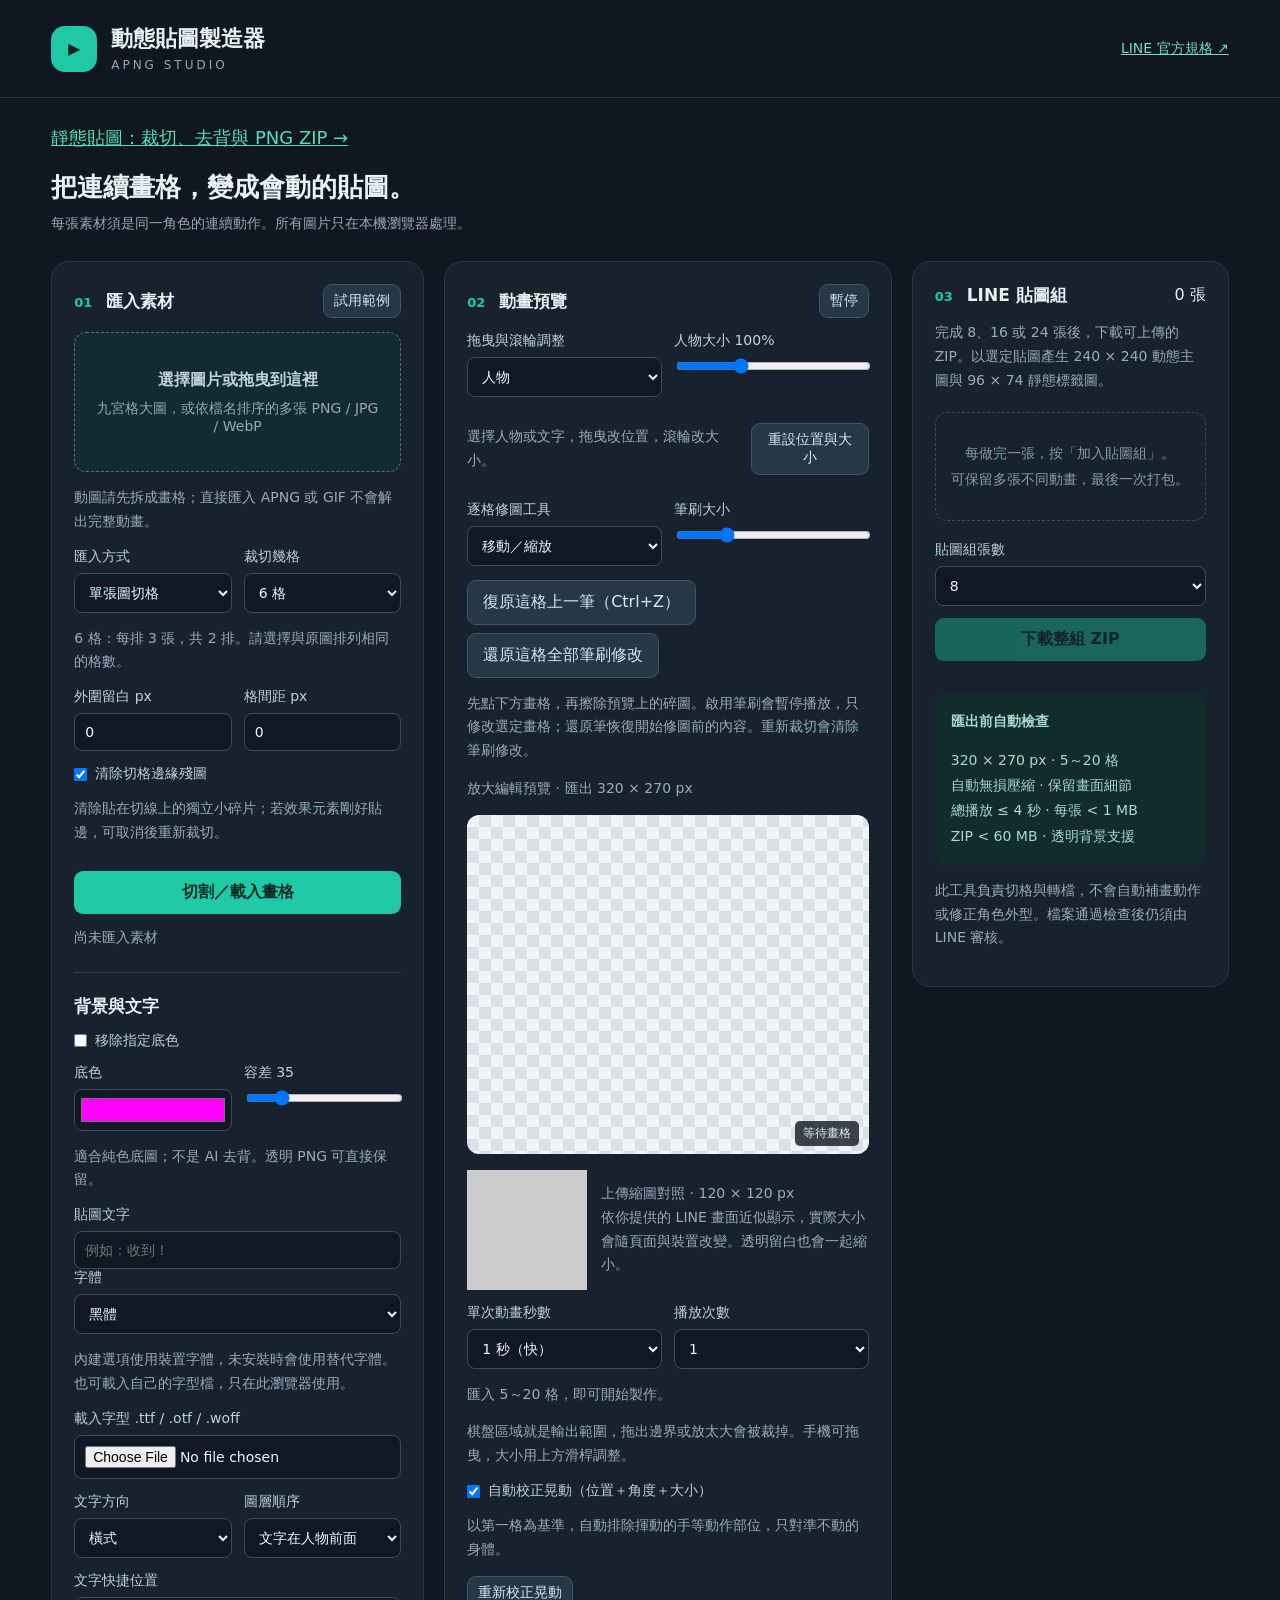
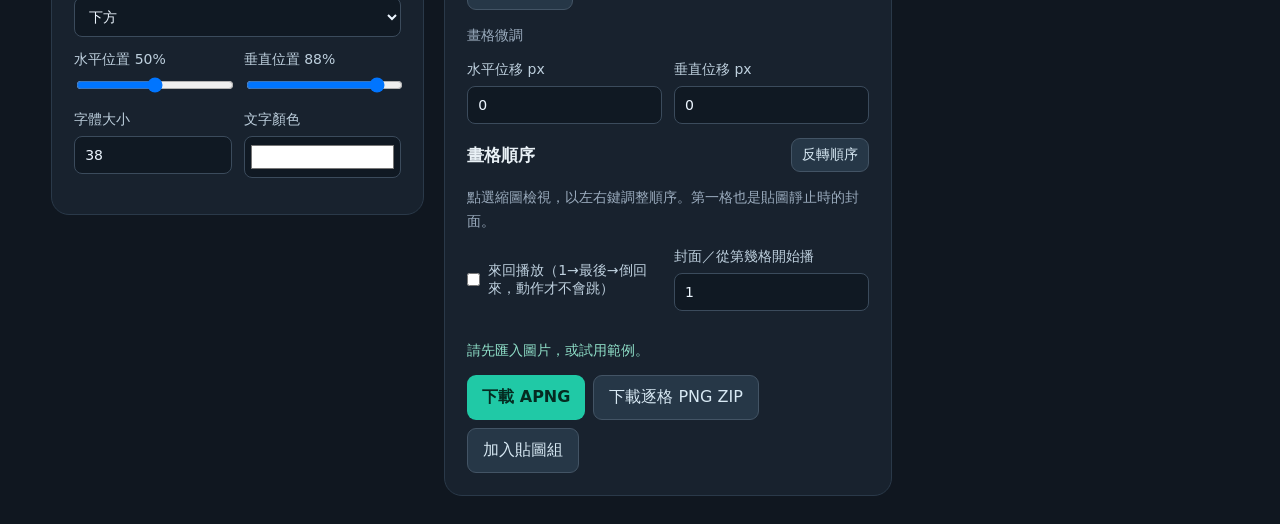
<file: index.html>
<!doctype html><html lang="zh-Hant"><head><meta charset="utf-8"><meta name="viewport" content="width=device-width, initial-scale=1"><title>動態貼圖製造器</title><meta name="description" content="切割九宮格、編輯連續畫格，匯出 LINE 動態貼圖 APNG 與整組 ZIP。"><link rel="icon" href="data:image/svg+xml,%3Csvg xmlns='http://www.w3.org/2000/svg' viewBox='0 0 32 32'%3E%3Crect width='32' height='32' rx='8' fill='%230b8871'/%3E%3Cpath d='M12 8L25 16L12 24Z' fill='white'/%3E%3C/svg%3E"><link rel="stylesheet" href="style.css"></head><body><header><div class="brand"><span class="logo">▶</span><div><h1>動態貼圖製造器</h1><span>APNG STUDIO</span></div></div><a href="https://creator.line.me/zh-hant/guideline/animationsticker/" target="_blank" rel="noopener">LINE 官方規格 ↗</a></header><main><nav class="nav" style="margin-bottom:20px"><a href="static.html" style="color:#54ddbe;font-size:18px">靜態貼圖：裁切、去背與 PNG ZIP →</a></nav><div class="top"><h2>把連續畫格，變成會動的貼圖。</h2><p>每張素材須是同一角色的連續動作。所有圖片只在本機瀏覽器處理。</p></div><div class="workspace"><section class="panel source"><div class="heading"><h3><b>01</b> 匯入素材</h3><button id="demo" class="small">試用範例</button></div><label class="drop" id="drop"><input id="files" type="file" accept="image/png,image/jpeg,image/webp" multiple><strong>選擇圖片或拖曳到這裡</strong><span>九宮格大圖，或依檔名排序的多張 PNG / JPG / WebP</span></label><p class="hint">動圖請先拆成畫格；直接匯入 APNG 或 GIF 不會解出完整動畫。</p><div class="row"><label>匯入方式<select id="mode"><option value="grid">單張圖切格</option><option value="frames">多張連續畫格</option></select></label><label>裁切幾格<select id="gridCount"><option value="4">4 格</option><option value="6" selected>6 格</option><option value="8">8 格</option><option value="9">9 格</option><option value="10">10 格</option><option value="12">12 格</option><option value="16">16 格</option><option value="20">20 格</option><option value="custom">自訂排列</option></select></label></div><p id="gridLayoutHint" class="hint">6 格：上排 3 張、下排 3 張。</p><div id="customGrid" class="row" hidden><label>每排幾張<input id="cols" type="number" value="3" min="1" max="20"></label><label>共有幾排<input id="rows" type="number" value="2" min="1" max="20"></label></div><div class="row"><label>外圍留白 px<input id="margin" type="number" value="0" min="0" max="500"></label><label>格間距 px<input id="gap" type="number" value="0" min="0" max="500"></label></div><label class="check"><input id="cleanEdges" type="checkbox" checked> 清除切格邊緣殘圖</label><p class="hint">清除貼在切線上的獨立小碎片；若效果元素剛好貼邊，可取消後重新裁切。</p><button id="slice" class="primary">切割／載入畫格</button><div id="sourceInfo" class="hint">尚未匯入素材</div><canvas id="sourceCanvas" width="300" height="180" hidden></canvas><div class="divider"></div><h3>背景與文字</h3><label class="check"><input id="key" type="checkbox"> 移除指定底色</label><div class="row"><label>底色<input id="keyColor" type="color" value="#ff00ff"></label><label>容差 <span id="tolValue">35</span><input id="tolerance" type="range" min="0" max="180" value="35"></label></div><p class="hint">適合純色底圖；不是 AI 去背。透明 PNG 可直接保留。</p><label>貼圖文字<input id="caption" maxlength="16" placeholder="例如：收到！"></label><label>字體<select id="fontFamily"><option value="system-ui, 'Microsoft JhengHei', sans-serif">黑體</option><option value="'PMingLiU', 'Noto Serif TC', serif">明體／宋體</option><option value="'DFKai-SB', 'BiauKai', 'KaiTi', serif">楷體（需裝置已安裝）</option></select></label><p class="hint">內建選項使用裝置字體，未安裝時會使用替代字體。也可載入自己的字型檔，只在此瀏覽器使用。</p><label>載入字型 .ttf / .otf / .woff<input id="fontFile" type="file" accept=".ttf,.otf,.woff,.woff2"></label><div class="row"><label>文字方向<select id="orientation"><option value="horizontal">橫式</option><option value="vertical">直式（由上到下）</option></select></label><label>圖層順序<select id="textLayer"><option value="front">文字在人物前面</option><option value="back">文字在人物後面</option></select></label></div><label>文字快捷位置<select id="textPreset"><option value="88">下方</option><option value="12">上方</option><option value="50">中央</option></select></label><div class="row"><label>水平位置 <span id="textXValue">50%</span><input id="textX" type="range" min="0" max="100" value="50"></label><label>垂直位置 <span id="textYValue">88%</span><input id="textY" type="range" min="0" max="100" value="88"></label></div><div class="row"><label>字體大小<input id="fontSize" type="number" min="16" max="100" value="38"></label><label>文字顏色<input id="textColor" type="color" value="#ffffff"></label></div></section><section class="panel editor"><div class="heading"><h3><b>02</b> 動畫預覽</h3><button id="play" class="small">暫停</button></div><div class="row"><label>拖曳與滾輪調整<select id="dragTarget"><option value="person">人物</option><option value="text">文字</option></select></label><label>人物大小 <span id="personScaleValue">100%</span><input id="personScale" type="range" min="30" max="250" value="100"></label></div><div class="heading"><p id="dragHint" class="hint">選擇人物或文字，拖曳改位置，滾輪改大小。</p><button id="resetLayout" class="small">重設位置與大小</button></div><div class="row"><label>逐格修圖工具<select id="frameBrush"><option value="off">移動／縮放</option><option value="erase">橡皮擦</option><option value="restore">還原筆</option></select></label><label>筆刷大小<input id="frameBrushSize" type="range" min="2" max="70" value="18"></label></div><div class="actions"><button id="brushUndo">復原這格上一筆（Ctrl+Z）</button><button id="brushReset">還原這格全部筆刷修改</button></div><p class="hint">先點下方畫格，再擦除預覽上的碎圖。啟用筆刷會暫停播放，只修改選定畫格；還原筆恢復開始修圖前的內容。重新裁切會清除筆刷修改。</p><p class="hint">放大編輯預覽 · 匯出 320 × 270 px</p><div class="preview checker"><canvas id="preview" width="320" height="270"></canvas><span id="frameCounter">等待畫格</span></div><div class="lineComparison"><canvas id="linePreview" width="120" height="120" aria-label="120 像素正方形縮圖對照"></canvas><p class="hint">上傳縮圖對照 · 120 × 120 px<br>依你提供的 LINE 畫面近似顯示，實際大小會隨頁面與裝置改變。透明留白也會一起縮小。</p></div><div class="row"><label>單次動畫秒數<select id="delay"><option value="1000">1 秒（快）</option><option value="2000">2 秒</option><option value="3000">3 秒</option><option value="4000">4 秒（慢）</option></select></label><label>播放次數<select id="loops"><option>1</option><option>2</option><option>3</option><option>4</option></select></label></div><p id="duration" class="hint">匯入 5～20 格，即可開始製作。</p><p class="hint">棋盤區域就是輸出範圍，拖出邊界或放太大會被裁掉。手機可拖曳，大小用上方滑桿調整。</p><div class="alignment"><label class="check"><input id="autoAlign" type="checkbox" checked> 自動校正晃動（位置＋角度＋大小）</label><p id="alignmentInfo" class="hint">以第一格為基準，自動排除揮動的手等動作部位，只對準不動的身體。</p><button id="align" class="small">重新校正晃動</button><p id="selectedFrame" class="hint">畫格微調</p><div class="row"><label>水平位移 px<input id="shiftX" type="number" value="0" min="-60" max="60"></label><label>垂直位移 px<input id="shiftY" type="number" value="0" min="-60" max="60"></label></div></div><div class="heading"><h3>畫格順序</h3><button id="reverse" class="small">反轉順序</button></div><p class="hint">點選縮圖檢視，以左右鍵調整順序。第一格也是貼圖靜止時的封面。</p><div class="row"><label class="check"><input id="pingpong" type="checkbox"> 來回播放（1→最後→倒回來，動作才不會跳）</label><label>封面／從第幾格開始播<input id="startFrame" type="number" value="1" min="1" max="20"></label></div><p id="seqInfo" class="hint"></p><div id="frames" class="frames"></div><p id="status" role="status" aria-live="polite">請先匯入圖片，或試用範例。</p><div class="actions"><button id="export" class="primary">下載 APNG</button><button id="exportFrames">下載逐格 PNG ZIP</button><button id="add">加入貼圖組</button></div></section><section class="panel pack"><div class="heading"><h3><b>03</b> LINE 貼圖組</h3><span id="packCount">0 張</span></div><p class="hint">完成 8、16 或 24 張後，下載可上傳的 ZIP。以選定貼圖產生 240 × 240 動態主圖與 96 × 74 靜態標籤圖。</p><div id="pack" class="packItems"></div><div class="empty" id="emptyPack">每做完一張，按「加入貼圖組」。<br>可保留多張不同動畫，最後一次打包。</div><label>貼圖組張數<select id="target"><option>8</option><option>16</option><option>24</option></select></label><button id="zip" class="primary" disabled>下載整組 ZIP</button><div class="spec"><strong>匯出前自動檢查</strong><p>320 × 270 px · 5～20 格<br>自動無損壓縮 · 保留畫面細節<br>總播放 ≤ 4 秒 · 每張 &lt; 1 MB<br>ZIP &lt; 60 MB · 透明背景支援</p></div><p class="hint">此工具負責切格與轉檔，不會自動補畫動作或修正角色外型。檔案通過檢查後仍須由 LINE 審核。</p></section></div></main><script type="module" src="app.mjs?v=13"></script></body></html>
</file>
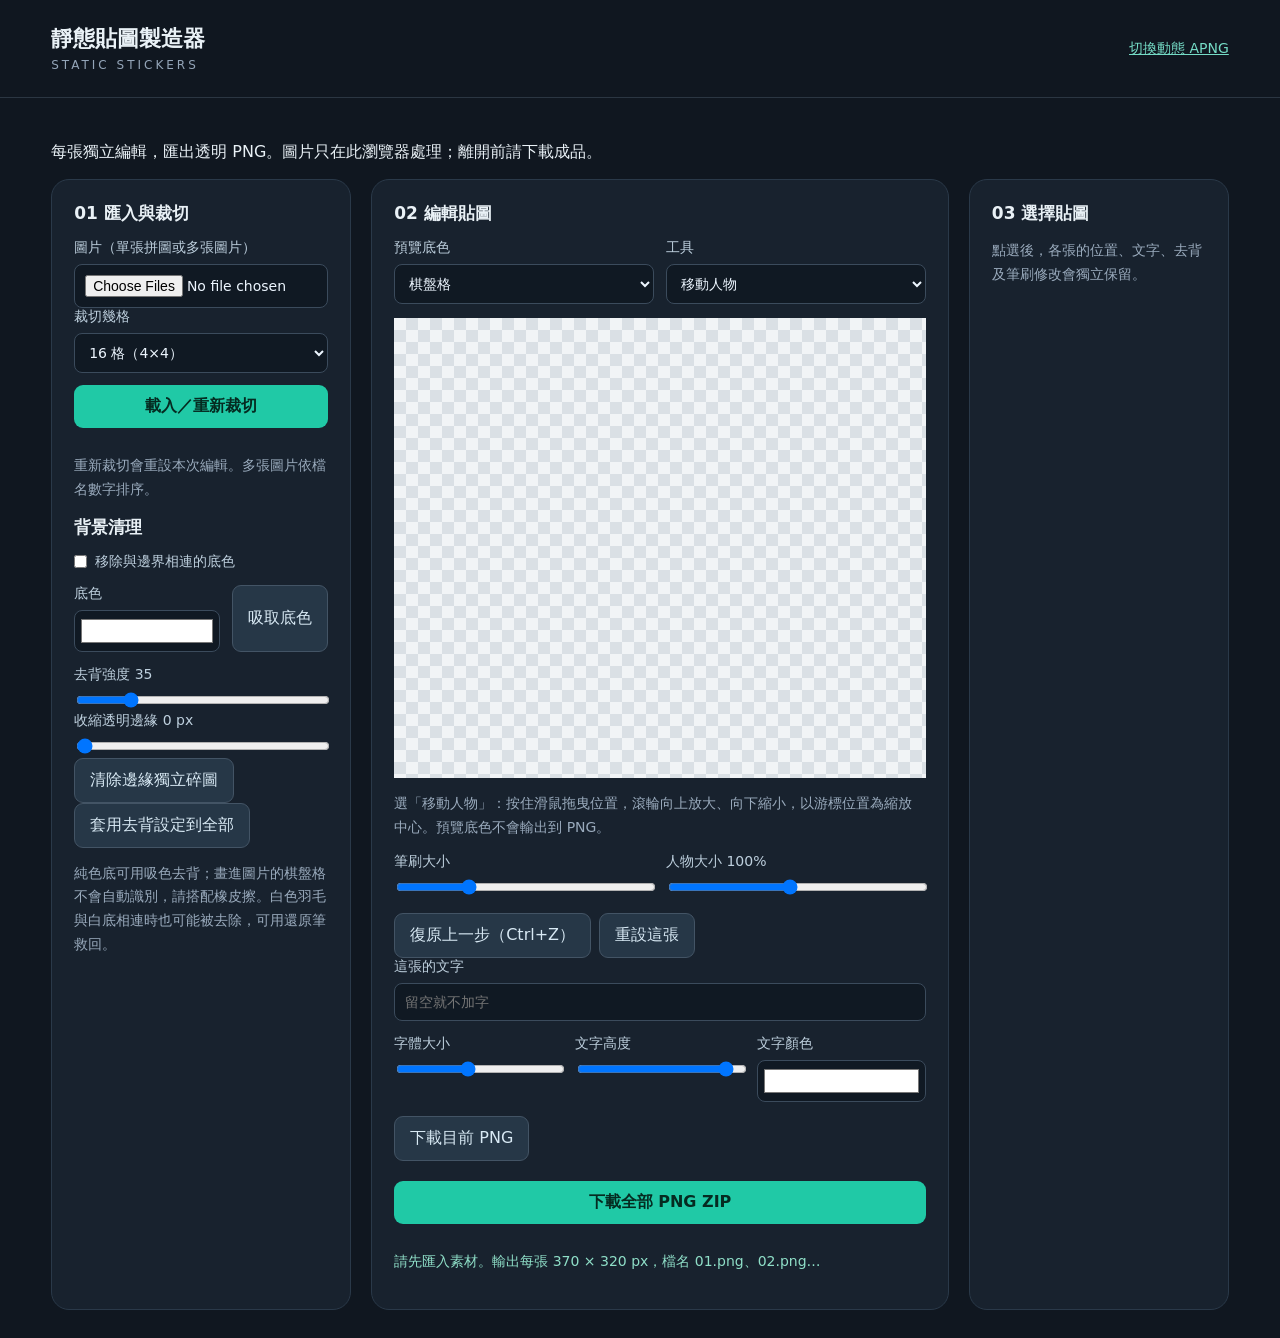
<file: static.html>
<!doctype html><html lang="zh-Hant"><head><meta charset="utf-8"><meta name="viewport" content="width=device-width, initial-scale=1"><title>靜態貼圖製造器</title><link rel="stylesheet" href="style.css"><style>.static-work{display:grid;grid-template-columns:300px minmax(300px,1fr) 260px;gap:20px}.stage{width:100%;touch-action:none;display:block;cursor:crosshair}.thumbs{display:grid;grid-template-columns:repeat(2,1fr);gap:8px}.thumbs button{padding:4px}.thumbs img{width:100%;display:block;background:#cad1d8}.thumbs .selected{outline:3px solid #20c9a6}.nav{display:flex;gap:16px;margin-bottom:20px}.nav a{color:#54ddbe}.bg-light{background:#fff!important}.bg-dark{background:#18202b!important}.bg-gray{background:#999!important}@media(max-width:1050px){.static-work{grid-template-columns:280px 1fr}.gallery{grid-column:1/-1}.thumbs{grid-template-columns:repeat(8,1fr)}}@media(max-width:680px){.static-work{grid-template-columns:1fr}.gallery{grid-column:auto}.thumbs{grid-template-columns:repeat(4,1fr)}} </style></head><body><header><div class="brand"><div><h1>靜態貼圖製造器</h1><span>STATIC STICKERS</span></div></div><a href="index.html">切換動態 APNG</a></header><main><p>每張獨立編輯，匯出透明 PNG。圖片只在此瀏覽器處理；離開前請下載成品。</p><div class="static-work"><section class="panel"><h3>01 匯入與裁切</h3><label>圖片（單張拼圖或多張圖片）<input id="files" type="file" accept="image/png,image/jpeg,image/webp" multiple></label><label>裁切幾格<select id="count"><option value="1">1 張／多張獨立圖片</option><option value="4">4 格（2×2）</option><option value="6">6 格（3×2）</option><option value="8">8 格（4×2）</option><option value="9">9 格（3×3）</option><option value="12">12 格（4×3）</option><option value="16" selected>16 格（4×4）</option></select></label><button id="slice" class="primary">載入／重新裁切</button><p class="hint">重新裁切會重設本次編輯。多張圖片依檔名數字排序。</p><h3>背景清理</h3><label class="check"><input type="checkbox" id="key">移除與邊界相連的底色</label><div class="row"><label>底色<input id="color" type="color" value="#ffffff"></label><button id="pick">吸取底色</button></div><label>去背強度 <output id="tolLabel">35</output><input id="tol" type="range" min="0" max="180" value="35"></label><label>收縮透明邊緣 <output id="edgeLabel">0</output> px<input id="edge" type="range" min="0" max="3" value="0"></label><button id="clean">清除邊緣獨立碎圖</button><button id="allKey">套用去背設定到全部</button><p class="hint">純色底可用吸色去背；畫進圖片的棋盤格不會自動識別，請搭配橡皮擦。白色羽毛與白底相連時也可能被去除，可用還原筆救回。</p></section><section class="panel"><h3 id="selected">02 編輯貼圖</h3><div class="row"><label>預覽底色<select id="bg"><option value="checker">棋盤格</option><option value="bg-dark">深色</option><option value="bg-light">白色</option><option value="bg-gray">灰色</option></select></label><label>工具<select id="tool"><option value="move">移動人物</option><option value="erase">橡皮擦</option><option value="restore">還原筆</option></select></label></div><canvas id="stage" class="stage checker" width="370" height="320" aria-label="貼圖編輯畫布"></canvas><p class="hint">選「移動人物」：按住滑鼠拖曳位置，滾輪向上放大、向下縮小，以游標位置為縮放中心。預覽底色不會輸出到 PNG。</p><div class="row"><label>筆刷大小<input id="brush" type="range" min="2" max="70" value="20"></label><label>人物大小 <output id="scaleLabel">100%</output><input id="scale" type="range" min="30" max="180" value="100"></label></div><div class="actions"><button id="undo">復原上一步（Ctrl+Z）</button><button id="reset">重設這張</button></div><label>這張的文字<input id="text" maxlength="30" placeholder="留空就不加字"></label><div class="row"><label>字體大小<input id="font" type="range" min="16" max="64" value="36"></label><label>文字高度<input id="textY" type="range" min="5" max="95" value="88"></label><label>文字顏色<input id="textColor" type="color" value="#ffffff"></label></div><div class="actions"><button id="one">下載目前 PNG</button><button id="zip" class="primary">下載全部 PNG ZIP</button></div><p id="status" role="status">請先匯入素材。輸出每張 370 × 320 px，檔名 01.png、02.png…</p></section><section class="panel gallery"><h3>03 選擇貼圖</h3><p class="hint">點選後，各張的位置、文字、去背及筆刷修改會獨立保留。</p><div id="thumbs" class="thumbs"></div></section></div></main><script type="module" src="static.mjs?v=3"></script></body></html>
</file>
<file: style.css>
:root{font-family:system-ui,-apple-system,"Noto Sans TC",sans-serif;color:#e9f1f6;background:#101720;font-size:16px}*{box-sizing:border-box}body{margin:0}header{padding:24px 4%;border-bottom:1px solid #2b3642;display:flex;align-items:center;justify-content:space-between}.brand{display:flex;gap:14px;align-items:center}.logo{display:grid;place-items:center;width:46px;height:46px;border-radius:14px;background:#20c9a6;color:#08271f}h1{font-size:22px;margin:0}.brand span:not(.logo){font-size:12px;letter-spacing:3px;color:#94a5b8}a{color:#75dcc6;font-size:14px}main{max-width:1500px;margin:auto;padding:28px 4%}h2{font-size:26px;margin:0 0 10px}.top p{color:#96a6b8;margin:0 0 28px;font-size:14px}.workspace{display:grid;grid-template-columns:1fr 1.2fr .85fr;gap:20px;align-items:start}.panel{background:#18222e;border:1px solid #2a3949;border-radius:18px;padding:22px;min-width:0}h3{font-size:17px;margin:0 0 14px}h3 b{font-size:13px;color:#20c9a6;margin-right:8px}.heading{display:flex;align-items:center;justify-content:space-between;gap:10px;margin-bottom:14px}.heading h3{margin:0}.small{font-size:14px;padding:7px 10px}.drop{border:1px dashed #527282;border-radius:12px;min-height:140px;display:flex;flex-direction:column;align-items:center;justify-content:center;padding:18px;text-align:center;cursor:pointer;background:#122b30}.drop input{display:none}.drop strong{font-size:16px}.drop span{font-size:14px;color:#8faeaf;margin-top:9px}.hint{font-size:14px;color:#9aabbd;line-height:1.7}.row{display:flex;gap:12px;margin:14px 0}.row label{flex:1;min-width:0}label{font-size:14px;display:block;color:#bed0de}input,select{width:100%;margin-top:7px;background:#101923;border:1px solid #3b4b5c;color:#edf6ff;border-radius:8px;padding:10px;font:inherit}input[type=color]{height:42px;padding:4px}input[type=range]{padding:0}button{font:inherit;color:#d8e9f4;background:#263747;border:1px solid #435465;border-radius:9px;padding:11px 15px;cursor:pointer}button:hover{filter:brightness(1.13)}button:disabled{opacity:.4;cursor:not-allowed}.primary{background:#20c9a6;color:#052b21;border:0;font-weight:700}#slice,#zip{width:100%;margin:12px 0}.divider{height:1px;background:#324151;margin:22px 0}.check{display:flex;align-items:center;gap:8px}.check input{width:auto;margin:0}.checker{background-color:#f1f4f6;background-image:linear-gradient(45deg,#dae0e5 25%,transparent 25%),linear-gradient(-45deg,#dae0e5 25%,transparent 25%),linear-gradient(45deg,transparent 75%,#dae0e5 75%),linear-gradient(-45deg,transparent 75%,#dae0e5 75%);background-size:24px 24px;background-position:0 0,0 12px,12px -12px,-12px 0}.preview{border-radius:12px;position:relative;min-height:290px;display:grid;place-items:center;padding:18px}.preview canvas{width:100%;max-width:320px;height:auto}#frameCounter{position:absolute;bottom:8px;right:10px;font-size:12px;background:#101720cc;padding:4px 8px;border-radius:5px}.frames{display:grid;grid-template-columns:repeat(3,1fr);gap:8px}.frame{border:1px solid #3b4b5c;border-radius:9px;padding:6px;background:#101923}.frame.selected{border-color:#20c9a6}.frame img{display:block;width:100%;height:70px;object-fit:contain;cursor:pointer;background:#dde4e9;border-radius:4px}.frame .tools{display:flex;justify-content:center;gap:3px;margin-top:5px}.tools button{font-size:12px;padding:3px 7px}.frame small{color:#a2b8c9;display:block;text-align:center;font-size:12px}.actions{display:flex;gap:8px;flex-wrap:wrap}#status{font-size:14px;line-height:1.6;color:#8fdfc8}.error{color:#ffaf9f!important}.empty{padding:28px 8px;color:#879cad;font-size:14px;line-height:1.8;text-align:center;border:1px dashed #3a4a5a;border-radius:12px;margin:20px 0}.packItem{display:flex;gap:12px;align-items:center;margin-bottom:10px;background:#101923;padding:9px;border-radius:10px}.packItem img{width:64px;height:54px;object-fit:contain;background:#e4e9ec;border-radius:6px}.packItem label{flex:1}.packItem input{width:auto;margin-right:7px}.packItem button{font-size:12px;padding:5px}.spec{margin-top:20px;padding:16px;border-radius:12px;background:#122c2c;font-size:14px;color:#a8d8cf;line-height:1.8}.spec p{margin-bottom:0}#sourceCanvas{width:100%;height:auto;margin-top:12px}button:focus-visible,input:focus-visible,select:focus-visible{outline:2px solid #f4cf62;outline-offset:3px}@media(max-width:1100px){.workspace{grid-template-columns:1fr 1fr}.pack{grid-column:1/-1}.packItems{display:grid;grid-template-columns:repeat(4,1fr);gap:10px}.packItem{flex-wrap:wrap}}@media(max-width:680px){header{padding:18px}header a{font-size:12px}h1{font-size:18px}main{padding:24px 16px}.workspace{grid-template-columns:1fr}.panel{padding:18px}.pack{grid-column:auto}.packItems{grid-template-columns:repeat(2,1fr)}h2{font-size:22px}}

/* The checkerboard is exactly the export canvas, with no invisible inset. */
.preview{min-height:0;padding:0;display:block;overflow:hidden}.preview canvas{display:block;width:100%;max-width:none;height:auto;aspect-ratio:320/270}

.lineComparison{display:flex;gap:14px;align-items:center;margin-top:16px}.lineComparison canvas{width:120px;height:120px;flex:none;background:#ccc}.lineComparison p{margin:0}@media(max-width:400px){.lineComparison{flex-wrap:wrap}}

[hidden]{display:none!important}
</file>
